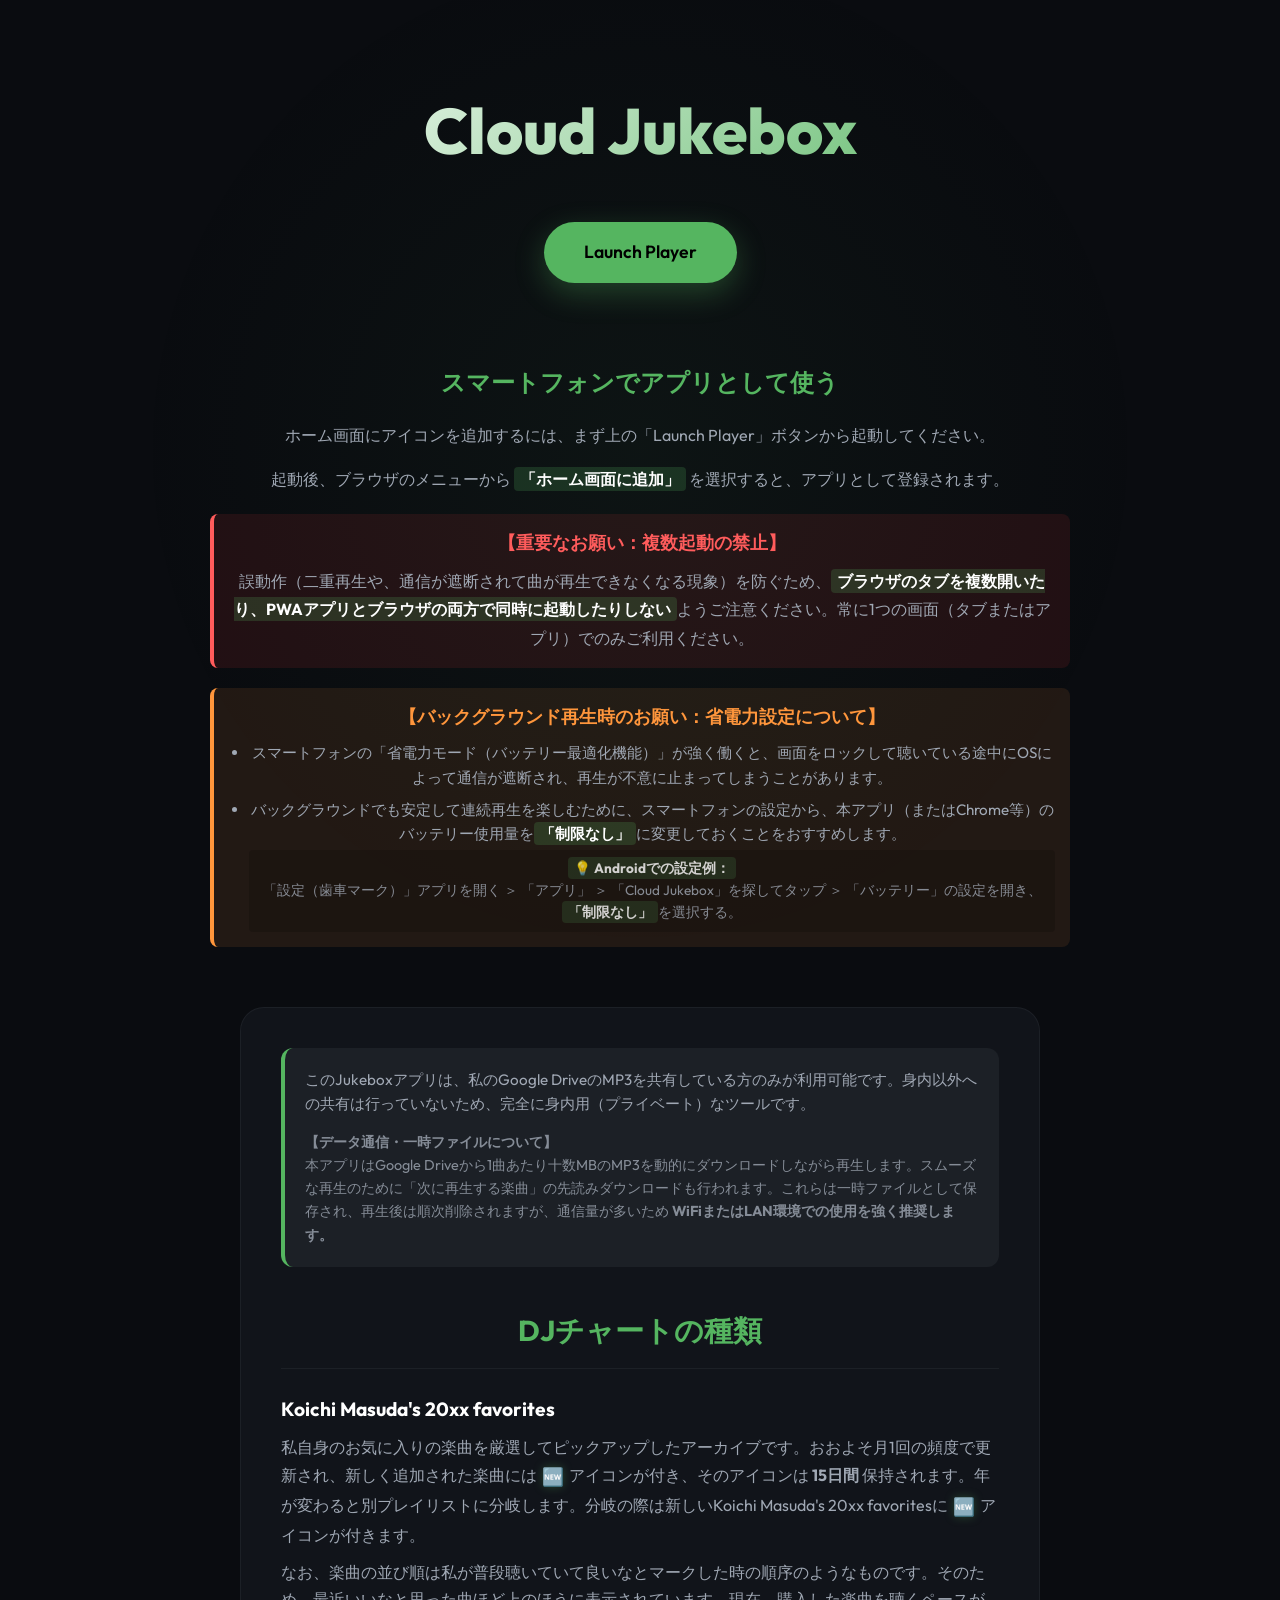
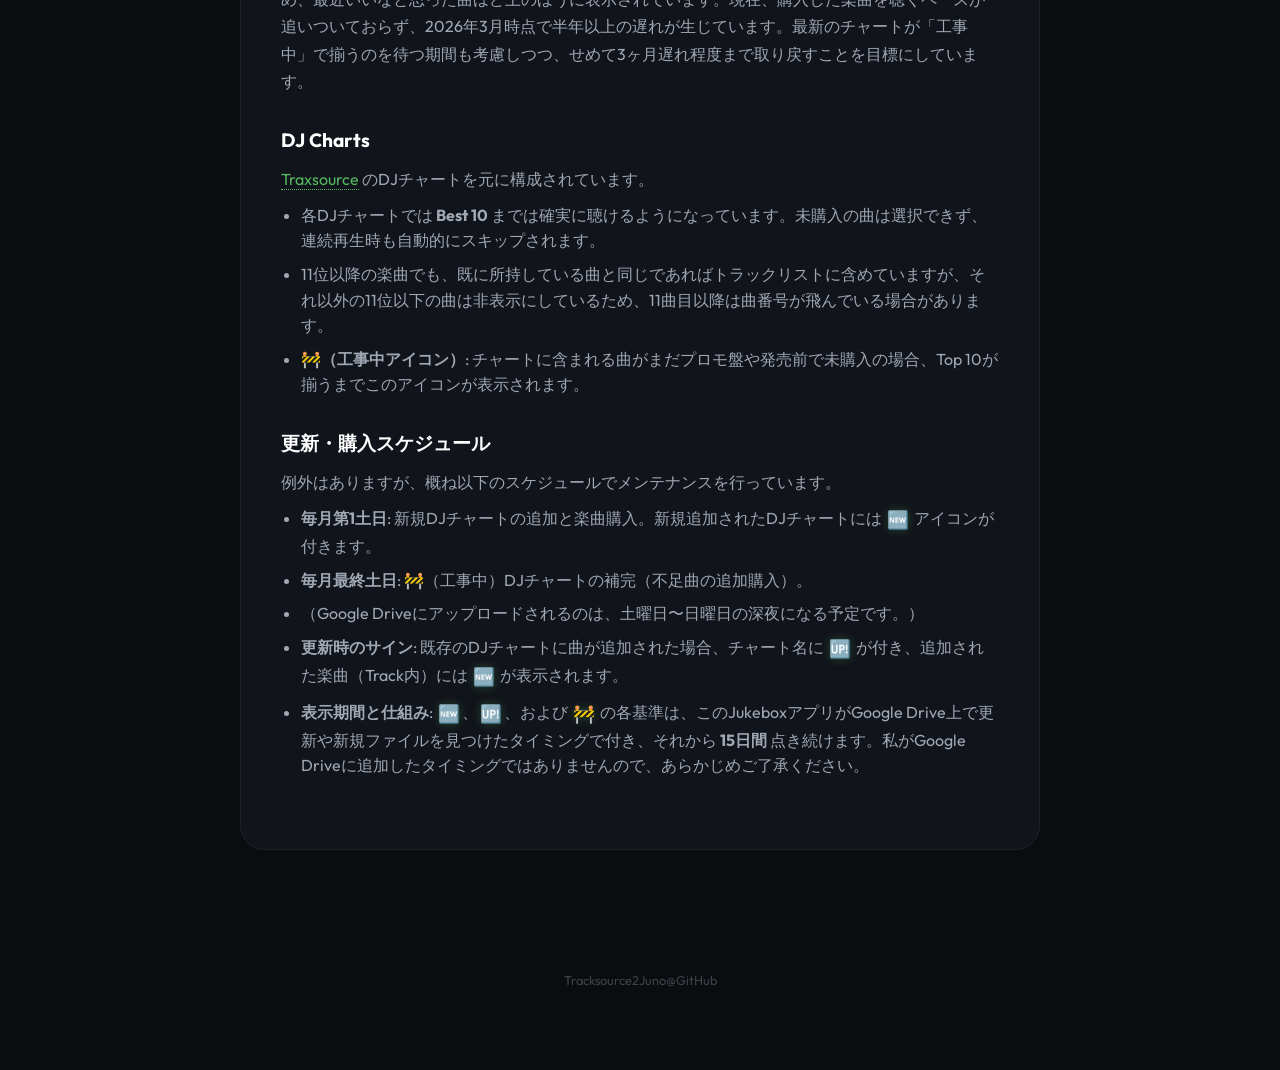
<file: jukebox/index.html>
<!DOCTYPE html>
<html lang="ja">

<head>
    <meta charset="UTF-8">
    <meta name="viewport" content="width=device-width, initial-scale=1.0">
    <title>About Cloud Jukebox</title>
    <link href="https://fonts.googleapis.com/css2?family=Outfit:wght@300;400;600;800&display=swap" rel="stylesheet">
    <style>
        :root {
            --bg: #0a0c10;
            --card-bg: rgba(20, 25, 32, 0.7);
            --accent: #55b560;
            --text-main: #ffffff;
            --text-dim: #a0a8b4;
            --glass: rgba(255, 255, 255, 0.05);
        }

        * {
            margin: 0;
            padding: 0;
            box-sizing: border-box;
        }

        body {
            background-color: var(--bg);
            color: var(--text-main);
            font-family: 'Outfit', sans-serif;
            overflow-x: hidden;
            line-height: 1.6;
        }

        .container {
            max-width: 900px;
            margin: 0 auto;
            padding: 80px 20px;
        }

        header {
            text-align: center;
            margin-bottom: 80px;
            opacity: 0;
            transform: translateY(20px);
            animation: fadeIn 0.8s forwards;
        }

        h1 {
            font-size: 4rem;
            font-weight: 800;
            margin-bottom: 20px;
            background: linear-gradient(135deg, #fff 0%, var(--accent) 100%);
            -webkit-background-clip: text;
            background-clip: text;
            -webkit-text-fill-color: transparent;
        }

        .tagline {
            font-size: 1.5rem;
            color: var(--text-dim);
            font-weight: 300;
        }

        .hero-action {
            display: flex;
            justify-content: center;
            margin-top: 40px;
        }

        .btn-launch {
            display: inline-block;
            background: var(--accent);
            color: #000;
            padding: 16px 40px;
            border-radius: 50px;
            text-decoration: none;
            font-weight: 600;
            font-size: 1.1rem;
            transition: all 0.3s cubic-bezier(0.4, 0, 0.2, 1);
            box-shadow: 0 10px 30px rgba(85, 181, 96, 0.3);
        }

        .btn-launch:hover {
            transform: translateY(-3px) scale(1.05);
            box-shadow: 0 15px 40px rgba(85, 181, 96, 0.5);
        }

        .info-section {
            margin-top: 60px;
            display: flex;
            justify-content: center;
        }

        .info-card {
            background: var(--card-bg);
            padding: 40px;
            border-radius: 24px;
            border: 1px solid var(--glass);
            max-width: 800px;
            width: 100%;
        }

        .info-card h3 {
            color: var(--accent);
            margin-bottom: 25px;
            font-size: 1.8rem;
            text-align: center;
            border-bottom: 1px solid var(--glass);
            padding-bottom: 15px;
        }

        .playlist-type {
            margin-bottom: 30px;
        }

        .playlist-type h4 {
            color: var(--text-main);
            margin-bottom: 10px;
            font-size: 1.2rem;
            display: flex;
            align-items: center;
        }

        .playlist-type p {
            color: var(--text-dim);
            line-height: 1.7;
            margin-bottom: 10px;
        }

        .playlist-type ul {
            padding-left: 20px;
            color: var(--text-dim);
        }

        .playlist-type li {
            margin-bottom: 8px;
            line-height: 1.6;
        }

        .playlist-type a {
            color: var(--accent);
            text-decoration: none;
            border-bottom: 1px dotted var(--accent);
        }

        .app-icon {
            font-size: 1.1em;
            margin: 0 2px;
            display: inline-block;
            vertical-align: middle;
        }

        .app-icon.green {
            color: #55b560;
            filter: drop-shadow(0 0 5px rgba(85, 181, 96, 0.3));
        }

        .pwa-instruction {
            margin-top: 40px;
            text-align: center;
        }

        .instruction-body h3 {
            color: var(--accent);
            margin-bottom: 20px;
            font-size: 1.5rem;
            text-align: center;
        }

        .instruction-body p {
            color: var(--text-dim);
            margin-bottom: 15px;
            line-height: 1.8;
        }

        .instruction-body strong {
            color: var(--text-main);
            background: rgba(85, 181, 96, 0.2);
            padding: 2px 6px;
            border-radius: 4px;
        }

        @keyframes fadeIn {
            to {
                opacity: 1;
                transform: translateY(0);
            }
        }

        @keyframes fadeInUp {
            to {
                opacity: 1;
                transform: translateY(0);
            }
        }

        .bg-glow {
            position: fixed;
            top: 50%;
            left: 50%;
            width: 80vw;
            height: 80vw;
            background: radial-gradient(circle, rgba(85, 181, 96, 0.05) 0%, transparent 70%);
            transform: translate(-50%, -50%);
            z-index: -1;
            pointer-events: none;
        }

        footer {
            margin-top: 120px;
            text-align: center;
            color: var(--text-dim);
            font-size: 0.9rem;
            opacity: 0.5;
        }

        @media (max-width: 600px) {
            h1 {
                font-size: 2.5rem;
            }

            .container {
                padding: 40px 20px;
            }
        }
    </style>
</head>

<body>
    <div class="bg-glow"></div>

    <div class="container">
        <header>
            <h1>Cloud Jukebox</h1>
            <div class="hero-action">
                <a href="jukebox.html" class="btn-launch">Launch Player</a>
            </div>
        </header>

        <section class="pwa-instruction">
            <div class="instruction-body">
                <h3>スマートフォンでアプリとして使う</h3>
                <p>ホーム画面にアイコンを追加するには、まず上の「Launch Player」ボタンから起動してください。</p>
                <p>起動後、ブラウザのメニューから <strong>「ホーム画面に追加」</strong> を選択すると、アプリとして登録されます。</p>
                <div style="background: rgba(255, 60, 60, 0.1); border-left: 4px solid #ff5c5c; padding: 15px; margin-top: 20px; border-radius: 8px;">
                    <strong style="color: #ff5c5c; background: none; padding: 0; font-size: 1.1rem;">【重要なお願い：複数起動の禁止】</strong>
                    <p style="margin-top: 10px; margin-bottom: 0;">誤動作（二重再生や、通信が遮断されて曲が再生できなくなる現象）を防ぐため、<strong>ブラウザのタブを複数開いたり、PWAアプリとブラウザの両方で同時に起動したりしない</strong>ようご注意ください。常に1つの画面（タブまたはアプリ）でのみご利用ください。</p>
                </div>
                
                <div style="background: rgba(255, 150, 60, 0.1); border-left: 4px solid #ff963c; padding: 15px; margin-top: 20px; border-radius: 8px;">
                    <strong style="color: #ff963c; background: none; padding: 0; font-size: 1.1rem;">【バックグラウンド再生時のお願い：省電力設定について】</strong>
                    <ul style="margin-top: 10px; margin-bottom: 0; padding-left: 20px; font-size: 0.95rem; color: var(--text-dim);">
                        <li style="margin-bottom: 8px;">スマートフォンの「省電力モード（バッテリー最適化機能）」が強く働くと、画面をロックして聴いている途中にOSによって通信が遮断され、再生が不意に止まってしまうことがあります。</li>
                        <li style="margin-bottom: 0;">バックグラウンドでも安定して連続再生を楽しむために、スマートフォンの設定から、本アプリ（またはChrome等）のバッテリー使用量を<strong>「制限なし」</strong>に変更しておくことをおすすめします。<br>
                        <span style="font-size: 0.85rem; opacity: 0.8; display: block; margin-top: 4px; padding: 8px; background: rgba(0,0,0,0.2); border-radius: 4px;">
                            <strong>💡 Androidでの設定例：</strong><br>
                            「設定（歯車マーク）」アプリを開く ＞ 「アプリ」 ＞ 「Cloud Jukebox」を探してタップ ＞ 「バッテリー」の設定を開き、<strong>「制限なし」</strong>を選択する。
                        </span></li>
                    </ul>
                </div>
            </div>
        </section>

        <section class="info-section">
            <div class="info-card">
                <div style="background: var(--glass); padding: 20px; border-radius: 12px; margin-bottom: 40px; border-left: 4px solid var(--accent);">
                    <p style="color: var(--text-dim); font-size: 0.95rem; margin-bottom: 15px; line-height: 1.6;">
                        このJukeboxアプリは、私のGoogle DriveのMP3を共有している方のみが利用可能です。身内以外への共有は行っていないため、完全に身内用（プライベート）なツールです。
                    </p>
                    <p style="color: var(--text-dim); font-size: 0.9rem; line-height: 1.6; opacity: 0.8;">
                        <strong>【データ通信・一時ファイルについて】</strong><br>
                        本アプリはGoogle Driveから1曲あたり十数MBのMP3を動的にダウンロードしながら再生します。スムーズな再生のために「次に再生する楽曲」の先読みダウンロードも行われます。これらは一時ファイルとして保存され、再生後は順次削除されますが、通信量が多いため <strong>WiFiまたはLAN環境での使用を強く推奨します。</strong>
                    </p>
                </div>
                <h3>DJチャートの種類</h3>
                <div class="playlist-type">
                    <h4>Koichi Masuda's 20xx favorites</h4>
                    <p>私自身のお気に入りの楽曲を厳選してピックアップしたアーカイブです。おおよそ月1回の頻度で更新され、新しく追加された楽曲には <span class="app-icon green">🆕</span> アイコンが付き、そのアイコンは <strong>15日間</strong> 保持されます。年が変わると別プレイリストに分岐します。分岐の際は新しいKoichi Masuda's 20xx favoritesに <span class="app-icon green">🆕</span> アイコンが付きます。</p>
                    <p>なお、楽曲の並び順は私が普段聴いていて良いなとマークした時の順序のようなものです。そのため、最近いいなと思った曲ほど上のほうに表示されています。現在、購入した楽曲を聴くペースが追いついておらず、2026年3月時点で半年以上の遅れが生じています。最新のチャートが「工事中」で揃うのを待つ期間も考慮しつつ、せめて3ヶ月遅れ程度まで取り戻すことを目標にしています。</p>
                </div>
                <div class="playlist-type">
                    <h4>DJ Charts</h4>
                    <p><a href="https://www.traxsource.com/dj-top-10s/all?ipp=30" target="_blank">Traxsource</a>
                        のDJチャートを元に構成されています。</p>
                    <ul>
                        <li>各DJチャートでは <strong>Best 10</strong> までは確実に聴けるようになっています。未購入の曲は選択できず、連続再生時も自動的にスキップされます。</li>
                        <li>11位以降の楽曲でも、既に所持している曲と同じであればトラックリストに含めていますが、それ以外の11位以下の曲は非表示にしているため、11曲目以降は曲番号が飛んでいる場合があります。</li>
                        <li><strong>🚧（工事中アイコン）</strong>: チャートに含まれる曲がまだプロモ盤や発売前で未購入の場合、Top 10が揃うまでこのアイコンが表示されます。</li>
                    </ul>
                </div>
                <div class="playlist-type">
                    <h4>更新・購入スケジュール</h4>
                    <p>例外はありますが、概ね以下のスケジュールでメンテナンスを行っています。</p>
                    <ul>
                        <li><strong>毎月第1土日</strong>: 新規DJチャートの追加と楽曲購入。新規追加されたDJチャートには <span class="app-icon green">🆕</span> アイコンが付きます。</li>
                        <li><strong>毎月最終土日</strong>: 🚧（工事中）DJチャートの補完（不足曲の追加購入）。</li>
                        <li>（Google Driveにアップロードされるのは、土曜日〜日曜日の深夜になる予定です。）</li>
                        <li><strong>更新時のサイン</strong>: 既存のDJチャートに曲が追加された場合、チャート名に <span class="app-icon green">🆙</span> が付き、追加された楽曲（Track内）には <span class="app-icon green">🆕</span> が表示されます。</li>
                        <li><strong>表示期間と仕組み</strong>: <span class="app-icon green">🆕</span>、<span class="app-icon green">🆙</span>、および <span class="app-icon green">🚧</span> の各基準は、このJukeboxアプリがGoogle Drive上で更新や新規ファイルを見つけたタイミングで付き、それから <strong>15日間</strong> 点き続けます。私がGoogle Driveに追加したタイミングではありませんので、あらかじめご了承ください。</li>
                    </ul>
                </div>
            </div>
        </section>

        <footer>
            <div style="font-size: 0.8rem; opacity: 0.7;">
                <a href="https://github.com/koichim/Tracksource2Juno" target="_blank" style="color: var(--text-dim); text-decoration: none;">Tracksource2Juno@GitHub</a>
            </div>
        </footer>
    </div>
</body>
</html>
</file>
